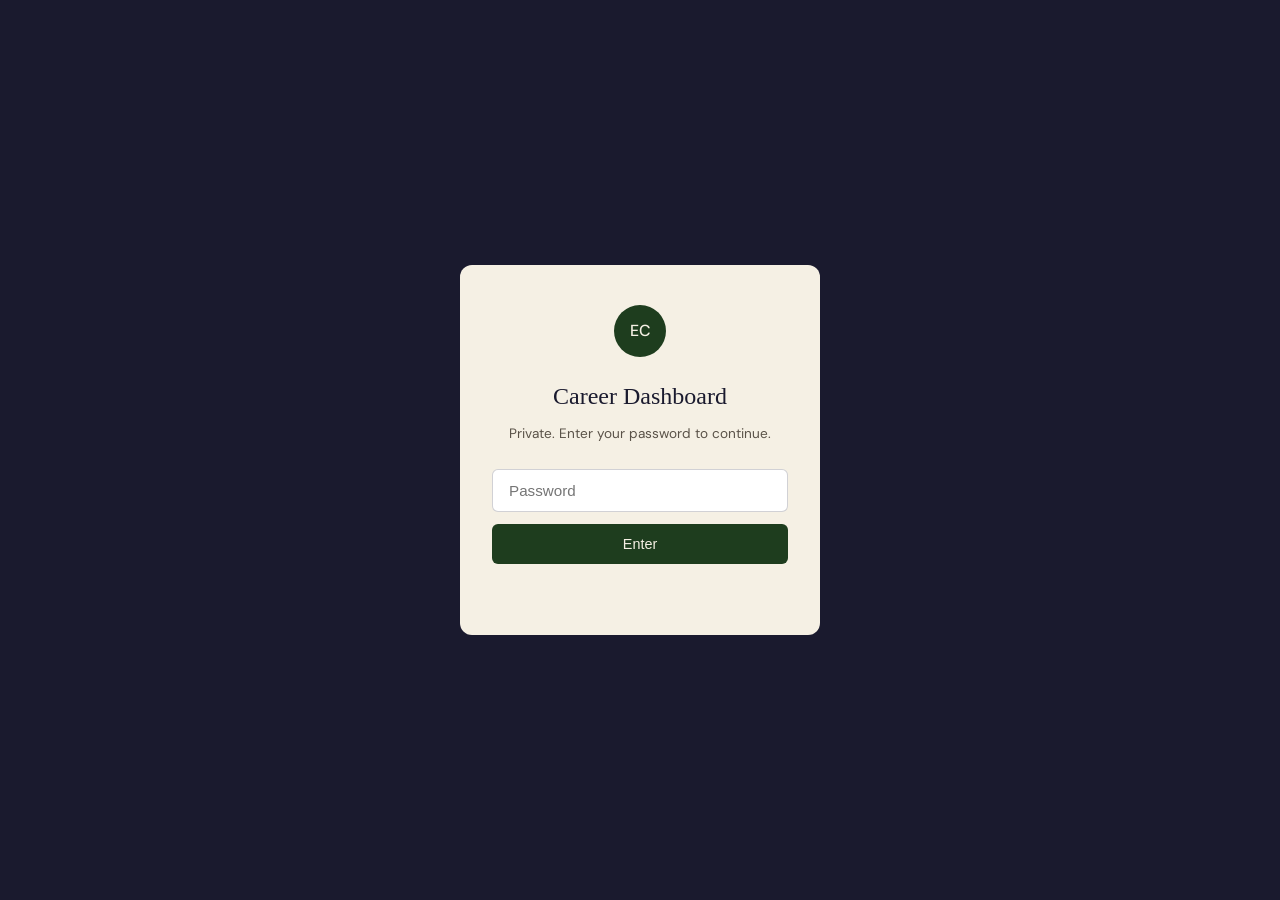
<file: dashboard/index.html>
<!DOCTYPE html>
<html lang="en">
<head>
  <meta charset="UTF-8">
  <meta name="viewport" content="width=device-width, initial-scale=1.0">
  <title>Dashboard — Eleanore Colton</title>
  <link href="https://fonts.googleapis.com/css2?family=DM+Sans:opsz,wght@9..40,300;9..40,400;9..40,500&display=swap" rel="stylesheet">
  <link rel="stylesheet" href="dashboard.css">
</head>
<body>

  <!-- PASSWORD SCREEN -->
  <div id="lock-screen">
    <div class="lock-card">
      <div class="lock-logo">EC</div>
      <h1>Career Dashboard</h1>
      <p class="lock-desc">Private. Enter your password to continue.</p>
      <input
        type="password"
        id="password-input"
        placeholder="Password"
        onkeydown="handleKey(event)"
      />
      <button onclick="checkPassword()">Enter</button>
      <p class="lock-error" id="lock-error"></p>
    </div>
  </div>

  <!-- DASHBOARD — hidden until password correct -->
  <div id="dashboard" class="hidden">

    <!-- NAV -->
    <nav class="dash-nav">
      <span class="dash-nav-logo">EC — Career Dashboard</span>
      <div class="dash-nav-links">
        <a href="#overview">Overview</a>
        <a href="#credentials">Credentials</a>
        <a href="#applications">Applications</a>
        <a href="#contacts">Contacts</a>
        <a href="#tasks">This week</a>
      </div>
      <button class="dash-logout" onclick="logout()">Lock</button>
    </nav>

    <!-- OVERVIEW -->
    <section id="overview" class="dash-section">
      <p class="dash-label">Career command center</p>
      <h2>Good to see you, Eleanore.</h2>
      <div class="metrics-grid" id="metrics-grid"></div>
    </section>

    <!-- CREDENTIALS -->
    <section id="credentials" class="dash-section alt">
      <p class="dash-label">Professional development</p>
      <h2>Credentials & continuing education</h2>
      <div class="cred-controls">
        <input type="text" id="cred-name" placeholder="Credential or course name" />
        <select id="cred-status">
          <option value="in-progress">In progress</option>
          <option value="planned">Planned</option>
          <option value="complete">Complete</option>
        </select>
        <input type="text" id="cred-org" placeholder="Issuing organization" />
        <input type="date" id="cred-date" />
        <button onclick="addCredential()">+ Add</button>
      </div>
      <div id="cred-list"></div>
    </section>

    <!-- APPLICATIONS -->
    <section id="applications" class="dash-section">
      <p class="dash-label">Job search</p>
      <h2>Applications</h2>
      <div class="cred-controls">
        <input type="text" id="app-company" placeholder="Company" />
        <input type="text" id="app-role" placeholder="Role title" />
        <select id="app-status">
          <option value="applied">Applied</option>
          <option value="in-contact">In contact</option>
          <option value="interviewing">Interviewing</option>
          <option value="no-response">No response</option>
        </select>
        <input type="date" id="app-date" />
        <input type="text" id="app-next" placeholder="Next action" />
        <button onclick="addApplication()">+ Add</button>
      </div>
      <div id="app-list"></div>
    </section>

    <!-- CONTACTS -->
    <section id="contacts" class="dash-section alt">
      <p class="dash-label">Network</p>
      <h2>Industry contacts</h2>
      <div class="cred-controls">
        <input type="text" id="con-name" placeholder="Name" />
        <input type="text" id="con-company" placeholder="Company" />
        <select id="con-status">
          <option value="warm">Warm</option>
          <option value="active">Active</option>
          <option value="stale">Follow up</option>
          <option value="target">Target</option>
        </select>
        <input type="text" id="con-next" placeholder="Next action" />
        <button onclick="addContact()">+ Add</button>
      </div>
      <div id="con-list"></div>
    </section>

    <!-- TASKS -->
    <section id="tasks" class="dash-section">
      <p class="dash-label">Weekly rhythm</p>
      <h2>This week</h2>
      <div class="task-controls">
        <input type="text" id="task-input" placeholder="Add a task..." onkeydown="handleTaskKey(event)" />
        <button onclick="addTask()">+ Add</button>
      </div>
      <div id="task-list"></div>
      <button class="clear-btn" onclick="clearCompletedTasks()">Clear completed</button>
    </section>

  </div>

  <script src="dashboard.js"></script>
</body>
</html>
</file>
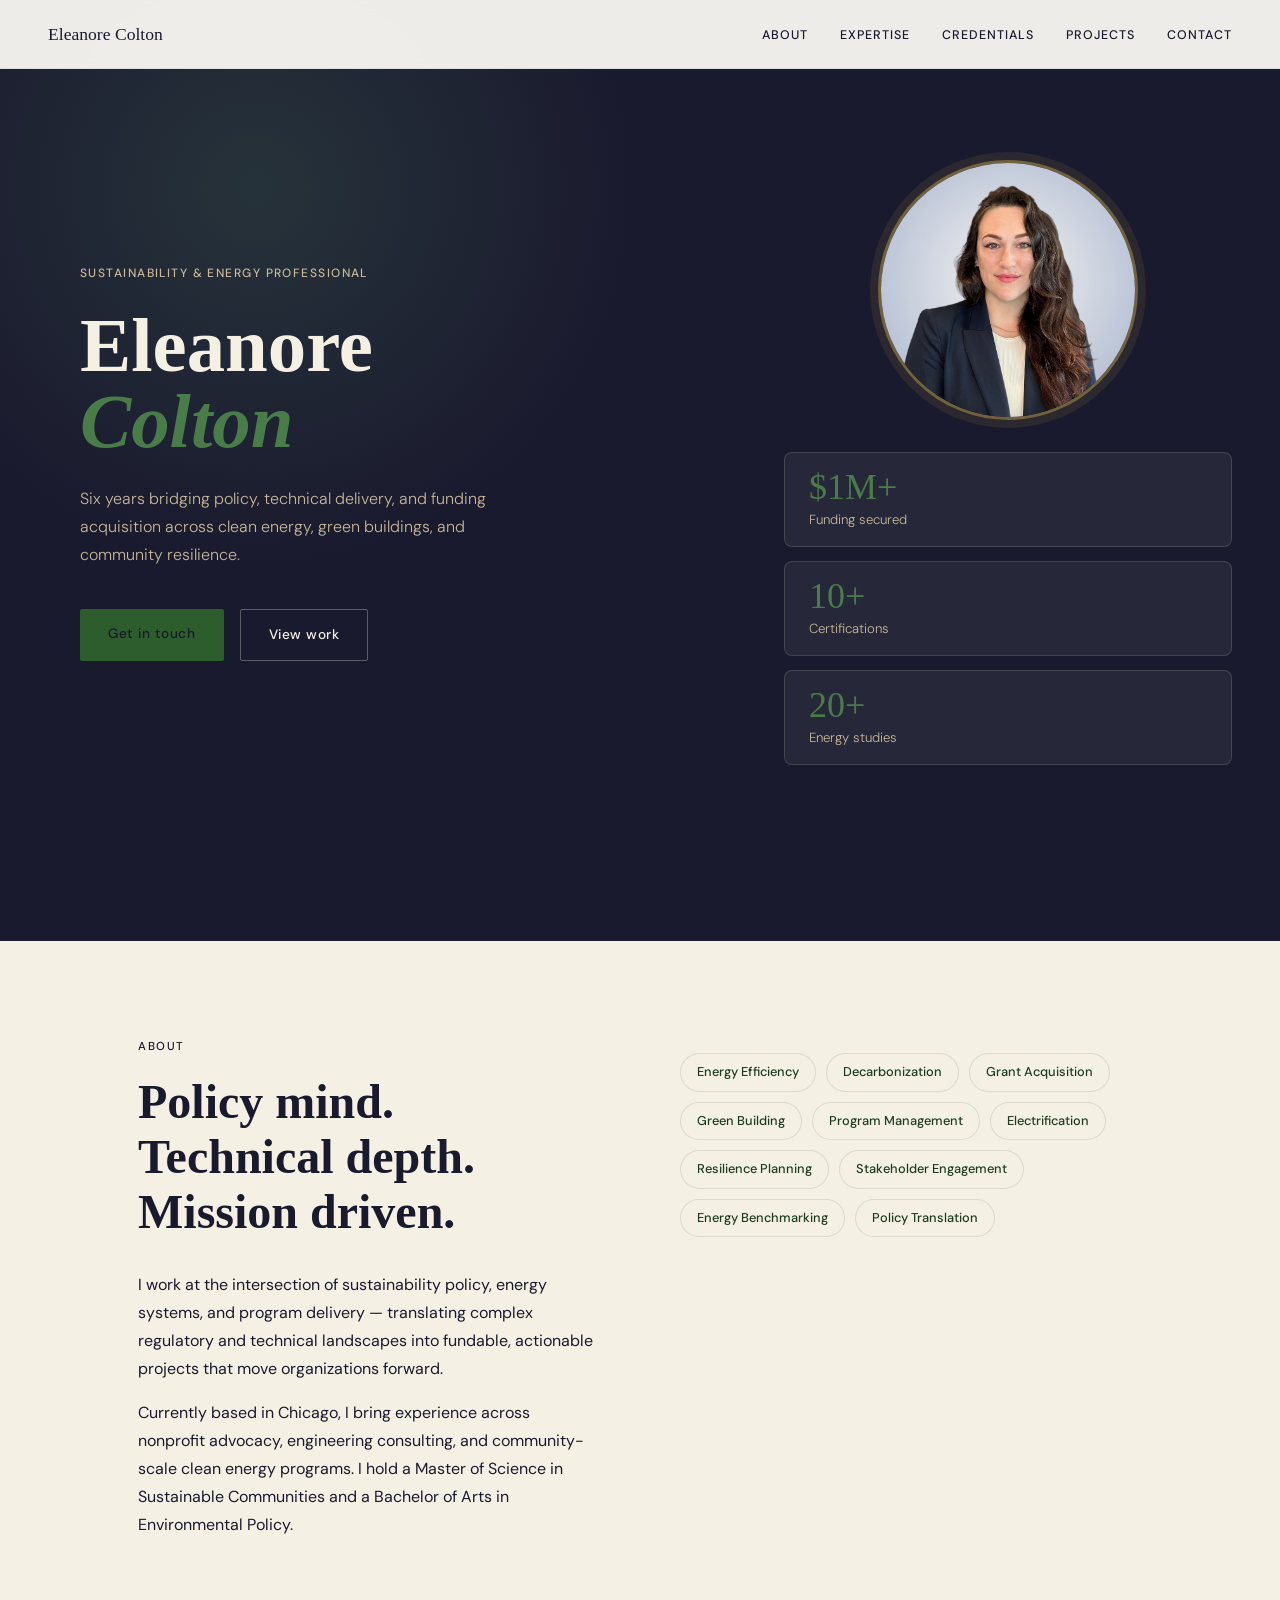
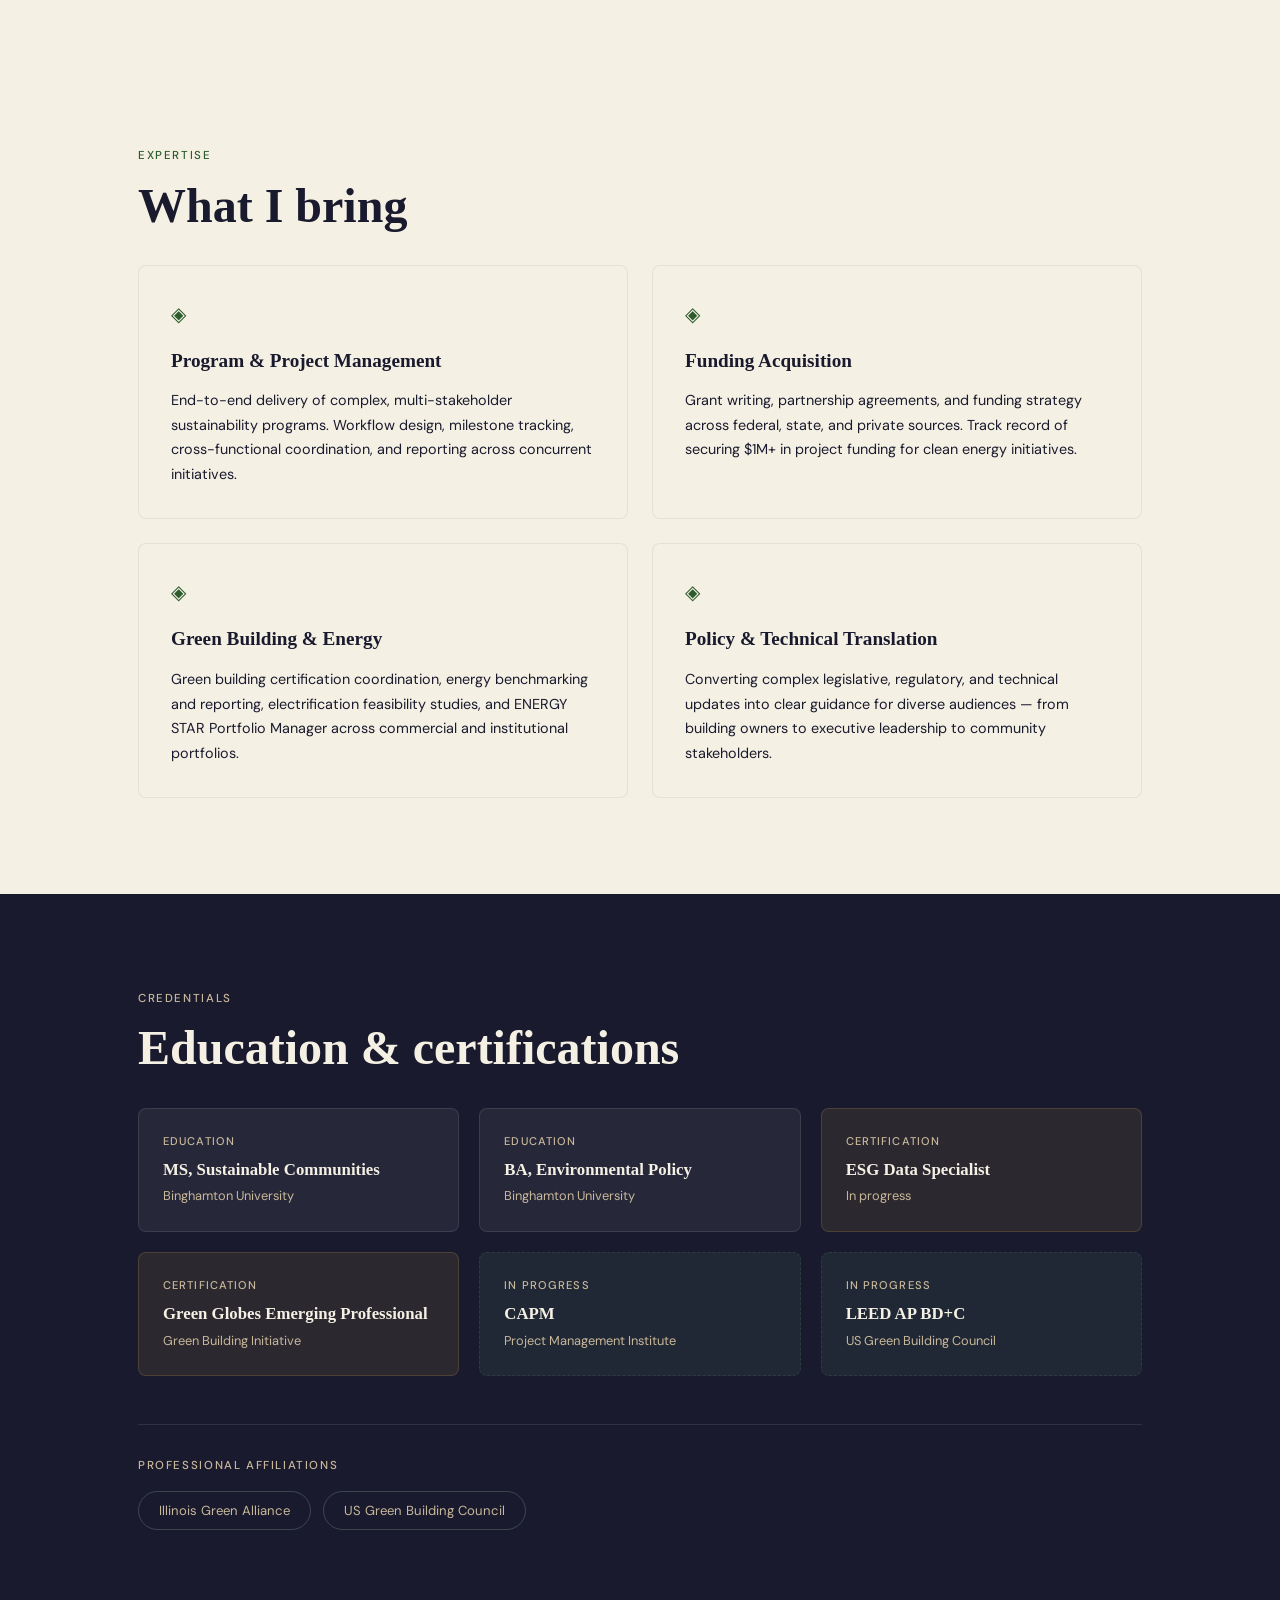
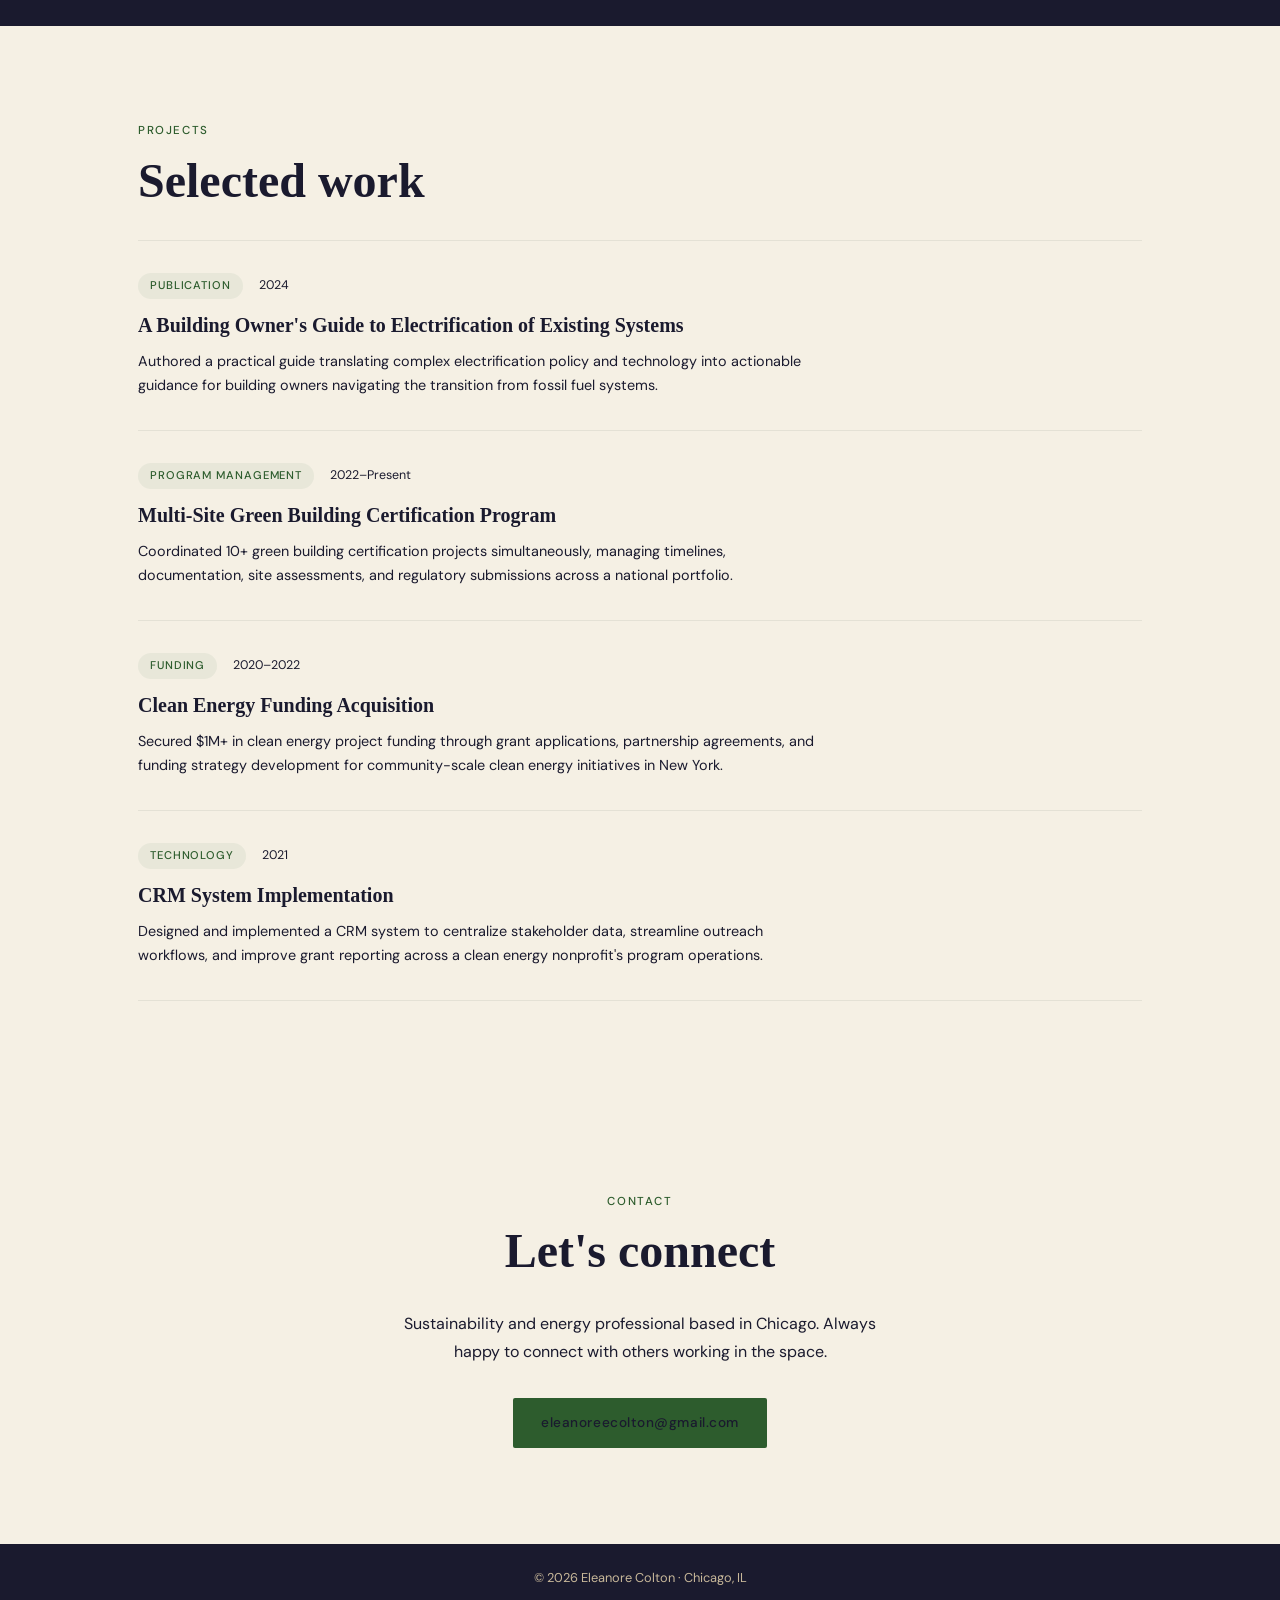
<file: public/index.html>
<!DOCTYPE html>
<html lang="en">
<head>
  <meta charset="UTF-8">
  <meta name="viewport" content="width=device-width, initial-scale=1.0">
  <title>Eleanore Colton</title>
  <link href="https://fonts.googleapis.com/css2?family=DM+Sans:opsz,wght@9..40,300;9..40,400;9..40,500&display=swap" rel="stylesheet">
  <link rel="stylesheet" href="style.css">
  </head>
<body>

  <!-- NAVIGATION -->
  <nav>
    <a href="#" class="nav-logo">Eleanore Colton</a>
    <ul class="nav-links">
      <li><a href="#about">About</a></li>
      <li><a href="#expertise">Expertise</a></li>
      <li><a href="#credentials">Credentials</a></li>
      <li><a href="#projects">Projects</a></li>
      <li><a href="#contact">Contact</a></li>
    </ul>
    <button class="nav-toggle" onclick="toggleMenu()">☰</button>
  </nav>

  <!-- HERO -->
  <section class="hero">
    <div class="hero-content">
      <p class="eyebrow">Sustainability & Energy Professional</p>
      <h1>Eleanore<br><em>Colton</em></h1>
      <p class="hero-desc">Six years bridging policy, technical delivery, and funding acquisition across clean energy, green buildings, and community resilience.</p>
      <div class="hero-actions">
        <a href="#contact" class="btn-primary">Get in touch</a>
        <a href="#projects" class="btn-secondary">View work</a>
      </div>
    </div>
    <div class="hero-visual">
      <div class="hero-photo-wrap">
        <img src="profile.jpg" alt="Eleanore Colton" class="hero-photo" />
      </div>
      <div class="hero-stats-row">
        <div class="hero-stat-card">
          <span class="stat-number">$1M+</span>
          <span class="stat-label">Funding secured</span>
        </div>
        <div class="hero-stat-card">
          <span class="stat-number">10+</span>
          <span class="stat-label">Certifications</span>
        </div>
        <div class="hero-stat-card">
          <span class="stat-number">20+</span>
          <span class="stat-label">Energy studies</span>
        </div>
      </div>
    </div>
  </section>

  <!-- ABOUT -->
  <section class="about" id="about">
    <div class="section-inner">
      <div class="about-text">
        <p class="section-label">About</p>
        <h2>Policy mind.<br>Technical depth.<br>Mission driven.</h2>
        <p>I work at the intersection of sustainability policy, energy systems, and program delivery — translating complex regulatory and technical landscapes into fundable, actionable projects that move organizations forward.</p>
        <p>Currently based in Chicago, I bring experience across nonprofit advocacy, engineering consulting, and community-scale clean energy programs. I hold a Master of Science in Sustainable Communities and a Bachelor of Arts in Environmental Policy.</p>
      </div>
      <div class="about-pills">
        <span class="pill">Energy Efficiency</span>
        <span class="pill">Decarbonization</span>
        <span class="pill">Grant Acquisition</span>
        <span class="pill">Green Building</span>
        <span class="pill">Program Management</span>
        <span class="pill">Electrification</span>
        <span class="pill">Resilience Planning</span>
        <span class="pill">Stakeholder Engagement</span>
        <span class="pill">Energy Benchmarking</span>
        <span class="pill">Policy Translation</span>
      </div>
    </div>
  </section>

  <!-- EXPERTISE -->
  <section class="expertise" id="expertise">
    <div class="section-inner">
      <p class="section-label">Expertise</p>
      <h2>What I bring</h2>
      <div class="expertise-grid">
        <div class="expertise-card">
          <div class="expertise-icon">◈</div>
          <h3>Program & Project Management</h3>
          <p>End-to-end delivery of complex, multi-stakeholder sustainability programs. Workflow design, milestone tracking, cross-functional coordination, and reporting across concurrent initiatives.</p>
        </div>
        <div class="expertise-card">
          <div class="expertise-icon">◈</div>
          <h3>Funding Acquisition</h3>
          <p>Grant writing, partnership agreements, and funding strategy across federal, state, and private sources. Track record of securing $1M+ in project funding for clean energy initiatives.</p>
        </div>
        <div class="expertise-card">
          <div class="expertise-icon">◈</div>
          <h3>Green Building & Energy</h3>
          <p>Green building certification coordination, energy benchmarking and reporting, electrification feasibility studies, and ENERGY STAR Portfolio Manager across commercial and institutional portfolios.</p>
        </div>
        <div class="expertise-card">
          <div class="expertise-icon">◈</div>
          <h3>Policy & Technical Translation</h3>
          <p>Converting complex legislative, regulatory, and technical updates into clear guidance for diverse audiences — from building owners to executive leadership to community stakeholders.</p>
        </div>
      </div>
    </div>
  </section>

  <!-- CREDENTIALS -->
  <section class="credentials" id="credentials">
    <div class="section-inner">
      <p class="section-label">Credentials</p>
      <h2>Education & certifications</h2>
      <div class="cred-grid">
        <div class="cred-card cred-education">
          <p class="cred-type">Education</p>
          <h3>MS, Sustainable Communities</h3>
          <p class="cred-org">Binghamton University</p>
        </div>
        <div class="cred-card cred-education">
          <p class="cred-type">Education</p>
          <h3>BA, Environmental Policy</h3>
          <p class="cred-org">Binghamton University</p>
        </div>
        <div class="cred-card cred-cert">
          <p class="cred-type">Certification</p>
          <h3>ESG Data Specialist</h3>
          <p class="cred-org">In progress</p>
        </div>
        <div class="cred-card cred-cert">
          <p class="cred-type">Certification</p>
          <h3>Green Globes Emerging Professional</h3>
          <p class="cred-org">Green Building Initiative</p>
        </div>
        <div class="cred-card cred-cert cred-upcoming">
          <p class="cred-type">In progress</p>
          <h3>CAPM</h3>
          <p class="cred-org">Project Management Institute</p>
        </div>
        <div class="cred-card cred-cert cred-upcoming">
          <p class="cred-type">In progress</p>
          <h3>LEED AP BD+C</h3>
          <p class="cred-org">US Green Building Council</p>
        </div>
      </div>
      <div class="affiliations">
        <p class="section-label" style="margin-bottom: 1rem;">Professional affiliations</p>
        <div class="affil-list">
          <span class="affil">Illinois Green Alliance</span>
          <span class="affil">US Green Building Council</span>
        </div>
      </div>
    </div>
  </section>

  <!-- PROJECTS -->
  <section class="projects" id="projects">
    <div class="section-inner">
      <p class="section-label">Projects</p>
      <h2>Selected work</h2>
      <div class="project-list">
        <div class="project-item">
          <div class="project-meta">
            <span class="project-tag">Publication</span>
            <span class="project-year">2024</span>
          </div>
          <h3>A Building Owner's Guide to Electrification of Existing Systems</h3>
          <p>Authored a practical guide translating complex electrification policy and technology into actionable guidance for building owners navigating the transition from fossil fuel systems.</p>
        </div>
        <div class="project-item">
          <div class="project-meta">
            <span class="project-tag">Program Management</span>
            <span class="project-year">2022–Present</span>
          </div>
          <h3>Multi-Site Green Building Certification Program</h3>
          <p>Coordinated 10+ green building certification projects simultaneously, managing timelines, documentation, site assessments, and regulatory submissions across a national portfolio.</p>
        </div>
        <div class="project-item">
          <div class="project-meta">
            <span class="project-tag">Funding</span>
            <span class="project-year">2020–2022</span>
          </div>
          <h3>Clean Energy Funding Acquisition</h3>
          <p>Secured $1M+ in clean energy project funding through grant applications, partnership agreements, and funding strategy development for community-scale clean energy initiatives in New York.</p>
        </div>
        <div class="project-item">
          <div class="project-meta">
            <span class="project-tag">Technology</span>
            <span class="project-year">2021</span>
          </div>
          <h3>CRM System Implementation</h3>
          <p>Designed and implemented a CRM system to centralize stakeholder data, streamline outreach workflows, and improve grant reporting across a clean energy nonprofit's program operations.</p>
        </div>
      </div>
    </div>
  </section>

  <!-- CONTACT -->
  <section class="contact" id="contact">
    <div class="section-inner">
      <p class="section-label">Contact</p>
      <h2>Let's connect</h2>
      <p class="contact-desc">Sustainability and energy professional based in Chicago. Always happy to connect with others working in the space.</p>
      <a href="mailto:eleanoreecolton@gmail.com" class="btn-primary">eleanoreecolton@gmail.com</a>
    </div>
  </section>

  <!-- FOOTER -->
  <footer>
    <p>© 2026 Eleanore Colton · Chicago, IL</p>
  </footer>

  <script>
    function toggleMenu() {
      document.querySelector('.nav-links').classList.toggle('open');
    }
  </script>

</body>
</html>
</file>
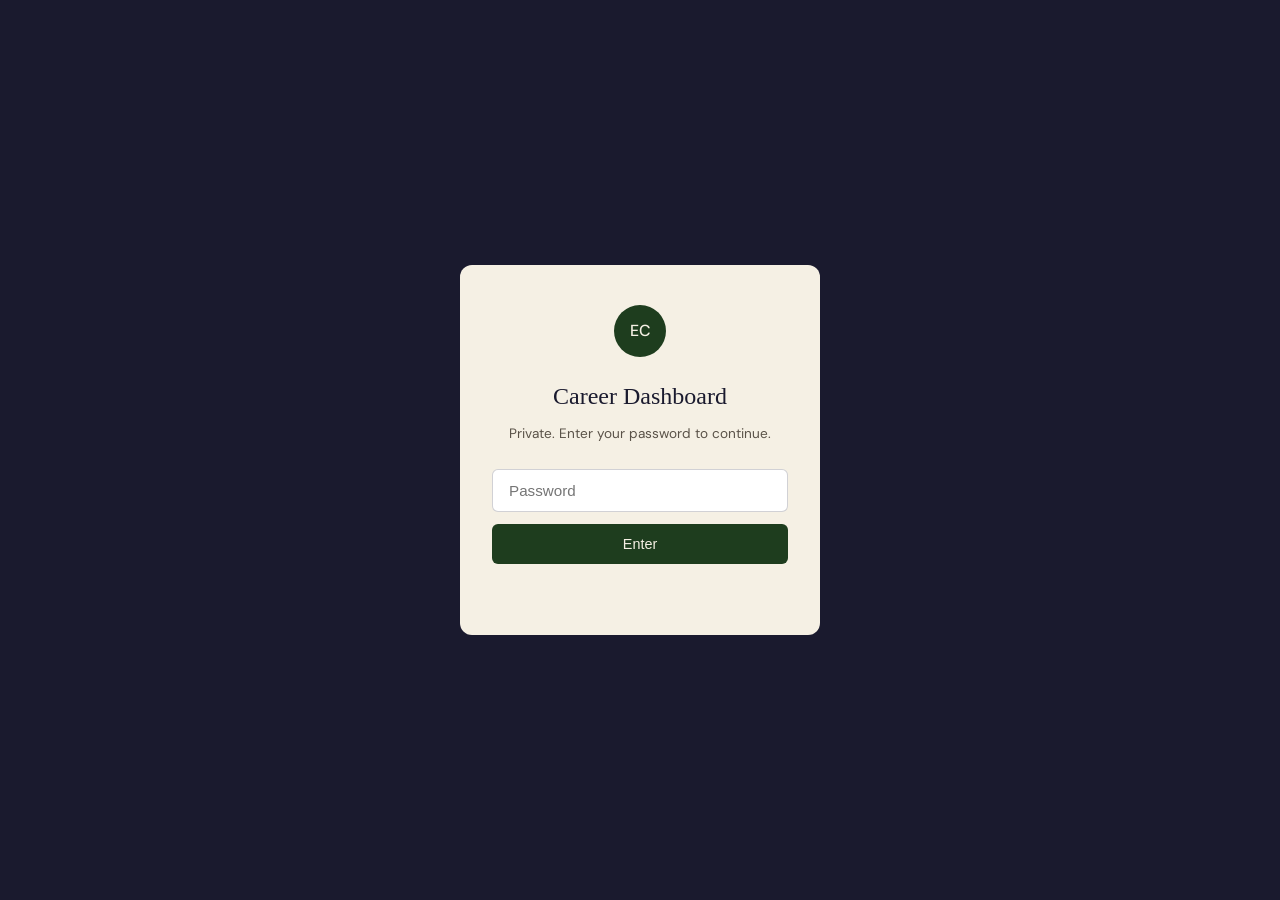
<file: public/dashboard/index.html>
<!DOCTYPE html>
<html lang="en">
<head>
  <meta charset="UTF-8">
  <meta name="viewport" content="width=device-width, initial-scale=1.0">
  <title>Dashboard — Eleanore Colton</title>
  <link href="https://fonts.googleapis.com/css2?family=DM+Sans:opsz,wght@9..40,300;9..40,400;9..40,500&display=swap" rel="stylesheet">
  <link rel="stylesheet" href="dashboard.css">
</head>
<body>

  <!-- PASSWORD SCREEN -->
  <div id="lock-screen">
    <div class="lock-card">
      <div class="lock-logo">EC</div>
      <h1>Career Dashboard</h1>
      <p class="lock-desc">Private. Enter your password to continue.</p>
      <input
        type="password"
        id="password-input"
        placeholder="Password"
        onkeydown="handleKey(event)"
      />
      <button onclick="checkPassword()">Enter</button>
      <p class="lock-error" id="lock-error"></p>
    </div>
  </div>

  <!-- DASHBOARD — hidden until password correct -->
  <div id="dashboard" class="hidden">

    <!-- NAV -->
    <nav class="dash-nav">
      <span class="dash-nav-logo">EC — Career Dashboard</span>
      <div class="dash-nav-links">
        <a href="#overview">Overview</a>
        <a href="#credentials">Credentials</a>
        <a href="#applications">Applications</a>
        <a href="#contacts">Contacts</a>
        <a href="#tools">Tools</a>
        <a href="#tasks">This week</a>
      </div>
      <button class="dash-logout" onclick="logout()">Lock</button>
    </nav>

    <!-- OVERVIEW -->
    <section id="overview" class="dash-section">
      <p class="dash-label">Career command center</p>
      <h2>Good to see you, Eleanore.</h2>
      <div class="metrics-grid" id="metrics-grid"></div>
    </section>

    <!-- CREDENTIALS -->
    <section id="credentials" class="dash-section alt">
      <p class="dash-label">Professional development</p>
      <h2>Credentials & continuing education</h2>
      <div class="cred-controls">
        <input type="text" id="cred-name" placeholder="Credential or course name" />
        <select id="cred-status">
          <option value="in-progress">In progress</option>
          <option value="planned">Planned</option>
          <option value="complete">Complete</option>
        </select>
        <input type="text" id="cred-org" placeholder="Issuing organization" />
        <input type="date" id="cred-date" />
        <button onclick="addCredential()">+ Add</button>
      </div>
      <div id="cred-list"></div>
    </section>

    <!-- APPLICATIONS -->
    <section id="applications" class="dash-section">
      <p class="dash-label">Job search</p>
      <h2>Applications</h2>
      <div class="cred-controls">
        <input type="text" id="app-company" placeholder="Company" />
        <input type="text" id="app-role" placeholder="Role title" />
        <select id="app-status">
          <option value="applied">Applied</option>
          <option value="in-contact">In contact</option>
          <option value="interviewing">Interviewing</option>
          <option value="no-response">No response</option>
        </select>
        <input type="date" id="app-date" />
        <input type="text" id="app-next" placeholder="Next action" />
        <button onclick="addApplication()">+ Add</button>
      </div>
      <div id="app-list"></div>
    </section>

    <!-- CONTACTS -->
    <section id="contacts" class="dash-section alt">
      <p class="dash-label">Network</p>
      <h2>Industry contacts</h2>
      <div class="cred-controls">
        <input type="text" id="con-name" placeholder="Name" />
        <input type="text" id="con-company" placeholder="Company" />
        <select id="con-status">
          <option value="warm">Warm</option>
          <option value="active">Active</option>
          <option value="stale">Follow up</option>
          <option value="target">Target</option>
        </select>
        <input type="text" id="con-next" placeholder="Next action" />
        <button onclick="addContact()">+ Add</button>
      </div>
      <div id="con-list"></div>
    </section>
<!-- APPLICATION TOOLS -->
<section id="tools" class="dash-section alt">
  <p class="dash-label">Application tools</p>
  <h2>Career document studio</h2>

  <!-- TAB NAV -->
  <div class="tools-tabs">
    <button class="tools-tab active" onclick="switchTab('vault')">Document vault</button>
    <button class="tools-tab" onclick="switchTab('jd')">JD analyzer</button>
    <button class="tools-tab" onclick="switchTab('gap')">Gap highlighter</button>
    <button class="tools-tab" onclick="switchTab('bullets')">Bullet workshop</button>
  </div>

  <!-- VAULT -->
  <div class="tools-panel active" id="tab-vault">
    <p class="tools-desc">Upload your own resumes, cover letters, and writing samples. Everything stays in your browser — nothing is sent anywhere.</p>
    <div class="vault-upload">
      <input type="text" id="vault-doc-name" placeholder="Document name (e.g. Resume — PM Track)" />
      <select id="vault-doc-type">
        <option value="resume">Resume</option>
        <option value="cover">Cover letter</option>
        <option value="writing">Writing sample</option>
        <option value="other">Other</option>
      </select>
      <textarea id="vault-doc-content" placeholder="Paste document text here..." rows="6"></textarea>
      <button onclick="addVaultDoc()">+ Save document</button>
    </div>
    <div id="vault-list"></div>
  </div>

  <!-- JD ANALYZER -->
  <div class="tools-panel" id="tab-jd">
    <p class="tools-desc">Paste a job description and get a structured breakdown of requirements, keywords, and qualifications to guide your application.</p>
    <div class="jd-controls">
      <input type="text" id="jd-title" placeholder="Role title (e.g. Research & Policy Analyst — Earthjustice)" />
      <textarea id="jd-content" placeholder="Paste the full job description here..." rows="8"></textarea>
      <button onclick="analyzeJD()">Analyze JD</button>
    </div>
    <div id="jd-results"></div>
    <div id="saved-jds-list"></div>
  </div>

  <!-- GAP HIGHLIGHTER -->
  <div class="tools-panel" id="tab-gap">
    <p class="tools-desc">Select a resume and a job description to see where the gaps are and which of your bullets to bring forward.</p>
    <div class="gap-controls">
      <div class="gap-selects">
        <div class="gap-select-group">
          <label>Select resume</label>
          <select id="gap-resume-select">
            <option value="">-- Choose a resume --</option>
          </select>
        </div>
        <div class="gap-select-group">
          <label>Select job description</label>
          <select id="gap-jd-select">
            <option value="">-- Choose a JD --</option>
          </select>
        </div>
      </div>
      <button onclick="runGapAnalysis()">Highlight gaps</button>
    </div>
    <div id="gap-results"></div>
  </div>

  <!-- BULLET WORKSHOP -->
  <div class="tools-panel" id="tab-bullets">
    <p class="tools-desc">Select a bullet from your resume and a target role. Get 2–3 alternative phrasings optimized for that JD. You decide what to keep.</p>
    <div class="bullet-controls">
      <div class="gap-select-group">
        <label>Select job description</label>
        <select id="bullet-jd-select">
          <option value="">-- Choose a JD --</option>
        </select>
      </div>
      <textarea id="bullet-input" placeholder="Paste a bullet point from your resume here..." rows="3"></textarea>
      <textarea id="bullet-context" placeholder="Optional: paste 1-2 sentences of context about this bullet (what project, what outcome)..." rows="3"></textarea>
      <button onclick="runBulletWorkshop()">Generate alternatives</button>
    </div>
    <div id="bullet-results"></div>
    <p class="tools-note">Note: This feature uses the Claude API. Your bullet and the job description are sent to Anthropic to generate suggestions. No other personal data is included.</p>
  </div>

</section>
    <!-- TASKS -->
    <section id="tasks" class="dash-section">
      <p class="dash-label">Weekly rhythm</p>
      <h2>This week</h2>
      <div class="task-controls">
        <input type="text" id="task-input" placeholder="Add a task..." onkeydown="handleTaskKey(event)" />
        <button onclick="addTask()">+ Add</button>
      </div>
      <div id="task-list"></div>
      <button class="clear-btn" onclick="clearCompletedTasks()">Clear completed</button>
    </section>

  </div>

  <script src="dashboard.js"></script>
</body>
</html>
</file>
<file: dashboard/dashboard.css>
* { margin: 0; padding: 0; box-sizing: border-box; }
html { scroll-behavior: smooth; }

body {
  font-family: 'DM Sans', sans-serif;
  background: #f5f0e4;
  color: #1a1a2e;
  font-size: 15px;
  line-height: 1.6;
}

.hidden { display: none !important; }

/* LOCK SCREEN */
#lock-screen {
  min-height: 100vh;
  display: flex;
  align-items: center;
  justify-content: center;
  background: #1a1a2e;
}

.lock-card {
  background: #f5f0e4;
  border-radius: 12px;
  padding: 2.5rem 2rem;
  width: 100%;
  max-width: 360px;
  text-align: center;
}

.lock-logo {
  width: 52px;
  height: 52px;
  border-radius: 50%;
  background: #1e3d1e;
  color: #f5f0e4;
  font-size: 1rem;
  font-weight: 500;
  display: flex;
  align-items: center;
  justify-content: center;
  margin: 0 auto 1.25rem;
}

.lock-card h1 {
  font-family: 'Palatino Linotype', Palatino, Georgia, serif;
  font-size: 1.5rem;
  font-weight: 400;
  color: #1a1a2e;
  margin-bottom: 0.5rem;
}

.lock-desc {
  font-size: 0.85rem;
  color: #5a5248;
  margin-bottom: 1.5rem;
}

.lock-card input {
  width: 100%;
  padding: 0.75rem 1rem;
  border: 1px solid rgba(26,26,46,0.2);
  border-radius: 6px;
  font-size: 0.95rem;
  background: white;
  margin-bottom: 0.75rem;
  color: #1a1a2e;
}

.lock-card button {
  width: 100%;
  padding: 0.75rem;
  background: #1e3d1e;
  color: #f5f0e4;
  border: none;
  border-radius: 6px;
  font-size: 0.9rem;
  font-weight: 500;
  cursor: pointer;
  transition: background 0.2s;
}

.lock-card button:hover { background: #2d5c2d; }

.lock-error {
  font-size: 0.8rem;
  color: #c4622d;
  margin-top: 0.75rem;
  min-height: 1.2rem;
}

/* NAV */
.dash-nav {
  position: sticky;
  top: 0;
  z-index: 100;
  display: flex;
  align-items: center;
  justify-content: space-between;
  padding: 1rem 2.5rem;
  background: rgba(245,240,228,0.96);
  backdrop-filter: blur(8px);
  border-bottom: 1px solid rgba(26,26,46,0.08);
  flex-wrap: wrap;
  gap: 0.5rem;
}

.dash-nav-logo {
  font-family: 'Palatino Linotype', Palatino, Georgia, serif;
  font-size: 1rem;
  color: #1a1a2e;
}

.dash-nav-links {
  display: flex;
  gap: 1.5rem;
}

.dash-nav-links a {
  font-size: 0.78rem;
  font-weight: 500;
  letter-spacing: 0.07em;
  text-transform: uppercase;
  color: #5a5248;
  text-decoration: none;
  transition: color 0.2s;
}

.dash-nav-links a:hover { color: #1a1a2e; }

.dash-logout {
  font-size: 0.78rem;
  padding: 0.4rem 1rem;
  border: 1px solid rgba(26,26,46,0.2);
  border-radius: 4px;
  background: none;
  color: #5a5248;
  cursor: pointer;
  transition: all 0.2s;
}

.dash-logout:hover { background: rgba(26,26,46,0.06); }

/* SECTIONS */
.dash-section {
  max-width: 1000px;
  margin: 0 auto;
  padding: 3.5rem 2rem;
}

.dash-section.alt { background: rgba(26,26,46,0.03); }

.dash-label {
  font-size: 0.72rem;
  font-weight: 500;
  letter-spacing: 0.12em;
  text-transform: uppercase;
  color: #c8b89a;
  margin-bottom: 0.5rem;
}

.dash-section h2 {
  font-family: 'Palatino Linotype', Palatino, Georgia, serif;
  font-size: 1.75rem;
  font-weight: 400;
  color: #1e3d1e;
  margin-bottom: 1.75rem;
}

/* METRICS */
.metrics-grid {
  display: grid;
  grid-template-columns: repeat(auto-fit, minmax(140px, 1fr));
  gap: 1rem;
}

.metric-card {
  background: white;
  border-radius: 8px;
  padding: 1.25rem 1rem;
  border: 1px solid rgba(26,26,46,0.08);
}

.metric-value {
  font-family: 'Palatino Linotype', Palatino, Georgia, serif;
  font-size: 2.25rem;
  font-weight: 400;
  color: #1e3d1e;
  line-height: 1;
  margin-bottom: 0.375rem;
}

.metric-label {
  font-size: 0.78rem;
  color: #5a5248;
}

/* CONTROLS */
.cred-controls {
  display: flex;
  flex-wrap: wrap;
  gap: 0.625rem;
  margin-bottom: 1.25rem;
}

.cred-controls input,
.cred-controls select {
  padding: 0.6rem 0.875rem;
  border: 1px solid rgba(26,26,46,0.15);
  border-radius: 6px;
  font-size: 0.875rem;
  background: white;
  color: #1a1a2e;
  flex: 1;
  min-width: 140px;
}

.cred-controls button {
  padding: 0.6rem 1.25rem;
  background: #1e3d1e;
  color: #f5f0e4;
  border: none;
  border-radius: 6px;
  font-size: 0.875rem;
  font-weight: 500;
  cursor: pointer;
  white-space: nowrap;
  transition: background 0.2s;
}

.cred-controls button:hover { background: #2d5c2d; }

/* LIST ITEMS */
.list-item {
  display: flex;
  align-items: center;
  justify-content: space-between;
  padding: 1rem 1.125rem;
  background: white;
  border-radius: 8px;
  border: 1px solid rgba(26,26,46,0.07);
  margin-bottom: 0.625rem;
  gap: 1rem;
  transition: border-color 0.2s;
}

.list-item:hover { border-color: rgba(26,26,46,0.18); }

.list-item-main { flex: 1; min-width: 0; }

.list-item-title {
  font-weight: 500;
  font-size: 0.925rem;
  color: #1a1a2e;
  margin-bottom: 0.2rem;
}

.list-item-sub {
  font-size: 0.8rem;
  color: #5a5248;
}

.list-item-right {
  display: flex;
  align-items: center;
  gap: 0.625rem;
  flex-shrink: 0;
}

/* BADGES */
.badge {
  display: inline-block;
  font-size: 0.72rem;
  font-weight: 500;
  padding: 0.25rem 0.75rem;
  border-radius: 999px;
  white-space: nowrap;
}

.badge-green { background: #e8f4ec; color: #1e5c2a; }
.badge-amber { background: #fef3e2; color: #8a5a00; }
.badge-gray { background: #f0ede8; color: #5a5248; }
.badge-blue { background: #e8eef8; color: #1a3a6e; }
.badge-red { background: #fceee8; color: #8a2a1a; }

.icon-btn {
  background: none;
  border: none;
  color: #c8b89a;
  cursor: pointer;
  font-size: 0.8rem;
  padding: 0.25rem;
  border-radius: 4px;
  transition: color 0.2s;
}

.icon-btn:hover { color: #c4622d; }

/* TASKS */
.task-controls {
  display: flex;
  gap: 0.625rem;
  margin-bottom: 1rem;
}

.task-controls input {
  flex: 1;
  padding: 0.6rem 0.875rem;
  border: 1px solid rgba(26,26,46,0.15);
  border-radius: 6px;
  font-size: 0.875rem;
  background: white;
  color: #1a1a2e;
}

.task-controls button {
  padding: 0.6rem 1.25rem;
  background: #1e3d1e;
  color: #f5f0e4;
  border: none;
  border-radius: 6px;
  font-size: 0.875rem;
  font-weight: 500;
  cursor: pointer;
  transition: background 0.2s;
}

.task-controls button:hover { background: #2d5c2d; }

.task-item {
  display: flex;
  align-items: center;
  gap: 0.875rem;
  padding: 0.875rem 1.125rem;
  background: white;
  border-radius: 8px;
  border: 1px solid rgba(26,26,46,0.07);
  margin-bottom: 0.5rem;
  cursor: pointer;
  transition: all 0.2s;
}

.task-item:hover { border-color: rgba(26,26,46,0.18); }

.task-done { opacity: 0.5; }
.task-done .task-text { text-decoration: line-through; }

.task-check {
  width: 20px;
  height: 20px;
  border-radius: 4px;
  border: 1.5px solid rgba(26,26,46,0.2);
  display: flex;
  align-items: center;
  justify-content: center;
  font-size: 0.7rem;
  color: #1e3d1e;
  flex-shrink: 0;
  background: white;
}

.task-done .task-check {
  background: #1e3d1e;
  border-color: #1e3d1e;
  color: #f5f0e4;
}

.task-text { flex: 1; font-size: 0.9rem; }

.clear-btn {
  margin-top: 0.75rem;
  padding: 0.5rem 1rem;
  background: none;
  border: 1px solid rgba(26,26,46,0.15);
  border-radius: 6px;
  font-size: 0.8rem;
  color: #5a5248;
  cursor: pointer;
  transition: all 0.2s;
}

.clear-btn:hover { background: rgba(26,26,46,0.05); }

.empty-state {
  font-size: 0.875rem;
  color: #c8b89a;
  padding: 1.5rem 0;
  text-align: center;
}

/* RESPONSIVE */
@media (max-width: 600px) {
  .dash-nav { padding: 1rem 1.25rem; }
  .dash-nav-links { display: none; }
  .dash-section { padding: 2.5rem 1.25rem; }
  .metrics-grid { grid-template-columns: repeat(2, 1fr); }
  .cred-controls { flex-direction: column; }
}
</file>
<file: public/style.css>
/* =====================
   BASE & RESET
===================== */
* { margin: 0; padding: 0; box-sizing: border-box; }
html { scroll-behavior: smooth; }

body {
  font-family: 'DM Sans', sans-serif;
  background: #faf8f4;
  color: #1c1c1c;
  overflow-x: hidden;
  font-size: 16px;
  line-height: 1.6;
}

:root {
  --forest: #1a1a2e;
  --moss: #1e3d1e;
  --sage: #2d5c2d;
  --mist: #c8b89a;
  --cream: #f5f0e4;
  --warm-white: #f5f0e4;
  --charcoal: #1a1a2e;
  --mid: #1a1a2e;
  --accent: #2d5c2d;
  --accent-light: #4a7c4a;
}

/* =====================
   NAVIGATION
===================== */
nav {
  position: fixed;
  top: 0; left: 0; right: 0;
  z-index: 100;
  display: flex;
  justify-content: space-between;
  align-items: center;
  padding: 1.25rem 3rem;
  background: rgba(250, 248, 244, 0.95);
  backdrop-filter: blur(8px);
  border-bottom: 1px solid rgba(26, 58, 42, 0.08);
}

.nav-logo {
  font-family: 'Palatino Linotype', Palatino, Georgia, serif;
  font-size: 1.1rem;
  color: var(--forest);
  text-decoration: none;
}

.nav-links {
  display: flex;
  gap: 2rem;
  list-style: none;
}

.nav-links a {
  font-size: 0.78rem;
  font-weight: 500;
  letter-spacing: 0.08em;
  text-transform: uppercase;
  color: var(--mid);
  text-decoration: none;
  transition: color 0.2s;
}

.nav-links a:hover { color: var(--forest); }

.nav-toggle {
  display: none;
  background: none;
  border: none;
  font-size: 1.4rem;
  cursor: pointer;
  color: var(--forest);
}

/* =====================
   HERO
===================== */
.hero {
  min-height: 100vh;
  display: grid;
  grid-template-columns: 1.2fr 0.8fr;
  padding-top: 5rem;
  background: var(--forest);
  position: relative;
  overflow: hidden;
}

.hero::before {
  content: '';
  position: absolute;
  top: -20%; left: -10%;
  width: 60%; height: 80%;
  background: radial-gradient(circle, rgba(74,124,95,0.25) 0%, transparent 70%);
  pointer-events: none;
}

.hero-content {
  display: flex;
  flex-direction: column;
  justify-content: center;
  padding: 5rem 4rem 5rem 5rem;
  position: relative;
  z-index: 1;
}

.eyebrow {
  font-size: 0.75rem;
  font-weight: 500;
  letter-spacing: 0.12em;
  text-transform: uppercase;
  color: var(--mist);
  margin-bottom: 1.5rem;
  opacity: 0;
  animation: fadeUp 0.8s ease 0.2s forwards;
}

.hero h1 {
  font-family: 'Palatino Linotype', Palatino, Georgia, serif;
  font-size: clamp(3.5rem, 6vw, 6rem);
  line-height: 1.0;
  color: var(--cream);
  margin-bottom: 1.5rem;
  opacity: 0;
  animation: fadeUp 0.8s ease 0.4s forwards;
}

.hero h1 em {
  font-style: italic;
  color: var(--accent-light);
}

.hero-desc {
  font-size: 1rem;
  line-height: 1.75;
  color: var(--mist);
  max-width: 440px;
  margin-bottom: 2.5rem;
  font-weight: 300;
  opacity: 0;
  animation: fadeUp 0.8s ease 0.6s forwards;
}

.hero-actions {
  display: flex;
  gap: 1rem;
  flex-wrap: wrap;
  opacity: 0;
  animation: fadeUp 0.8s ease 0.8s forwards;
}

.hero-visual {
  display: flex;
  flex-direction: column;
  justify-content: center;
  align-items: center;
  gap: 2rem;
  padding: 5rem 3rem 5rem 1rem;
  opacity: 0;
  animation: fadeUp 0.8s ease 1s forwards;
}

.hero-photo-wrap {
  width: 260px;
  height: 260px;
  border-radius: 50%;
  overflow: hidden;
  border: 3px solid rgba(200, 168, 75, 0.5);
  box-shadow: 0 0 0 8px rgba(200, 168, 75, 0.1);
  flex-shrink: 0;
}

.hero-photo {
  width: 100%;
  height: 100%;
  object-fit: cover;
  object-position: center top;
}

.hero-stats-row {
  display: flex;
  flex-direction: column;
  gap: 0.875rem;
  width: 100%;
}

.hero-stat-card {
  background: rgba(255,255,255,0.06);
  border: 1px solid rgba(168, 196, 176, 0.2);
  border-radius: 8px;
  padding: 1rem 1.5rem;
  display: flex;
  flex-direction: column;
  gap: 0.25rem;
}

.stat-number {
  font-family: 'Palatino Linotype', Palatino, Georgia, serif;
  font-size: 2.25rem;
  color: var(--accent-light);
  line-height: 1;
}

.stat-label {
  font-size: 0.825rem;
  color: var(--mist);
  font-weight: 300;
}

/* =====================
   BUTTONS
===================== */
.btn-primary {
  display: inline-block;
  padding: 0.875rem 1.75rem;
  background: var(--accent);
  color: var(--forest);
  font-weight: 500;
  font-size: 0.85rem;
  letter-spacing: 0.04em;
  text-decoration: none;
  border-radius: 2px;
  transition: all 0.2s;
  border: none;
  cursor: pointer;
}

.btn-primary:hover {
  background: var(--accent-light);
  transform: translateY(-1px);
}

.btn-secondary {
  display: inline-block;
  padding: 0.875rem 1.75rem;
  background: transparent;
  color: var(--cream);
  font-weight: 500;
  font-size: 0.85rem;
  letter-spacing: 0.04em;
  text-decoration: none;
  border-radius: 2px;
  border: 1px solid rgba(245,240,232,0.3);
  transition: all 0.2s;
}

.btn-secondary:hover {
  border-color: var(--cream);
  background: rgba(245,240,232,0.08);
}

/* =====================
   SECTIONS — SHARED
===================== */
section { padding: 6rem 0; }

.section-inner {
  max-width: 1100px;
  margin: 0 auto;
  padding: 0 3rem;
}

.section-label {
  font-size: 0.72rem;
  font-weight: 500;
  letter-spacing: 0.14em;
  text-transform: uppercase;
  color: var(--sage);
  margin-bottom: 0.75rem;
}

h2 {
  font-family: 'Palatino Linotype', Palatino, Georgia, serif;
  font-size: clamp(2rem, 4vw, 3rem);
  line-height: 1.15;
  color: var(--forest);
  margin-bottom: 2rem;
}

/* =====================
   ABOUT
===================== */
.about { background: var(--warm-white); }

.section-inner.about-inner,
.about .section-inner {
  display: grid;
  grid-template-columns: 1fr 1fr;
  gap: 5rem;
  align-items: start;
}

.about-text p {
  color: var(--mid);
  margin-bottom: 1rem;
  line-height: 1.75;
}

.about-pills {
  display: flex;
  flex-wrap: wrap;
  gap: 0.625rem;
  padding-top: 1rem;
}

.pill {
  padding: 0.5rem 1rem;
  background: var(--cream);
  border: 1px solid rgba(26,58,42,0.12);
  border-radius: 999px;
  font-size: 0.8rem;
  color: var(--moss);
  font-weight: 500;
}

/* =====================
   EXPERTISE
===================== */
.expertise { background: var(--cream); }

.expertise-grid {
  display: grid;
  grid-template-columns: repeat(2, 1fr);
  gap: 1.5rem;
  margin-top: 1rem;
}

.expertise-card {
  background: var(--warm-white);
  border: 1px solid rgba(26,58,42,0.08);
  border-radius: 8px;
  padding: 2rem;
  transition: transform 0.2s, box-shadow 0.2s;
}

.expertise-card:hover {
  transform: translateY(-3px);
  box-shadow: 0 8px 24px rgba(26,58,42,0.08);
}

.expertise-icon {
  font-size: 1.25rem;
  color: var(--sage);
  margin-bottom: 1rem;
}

.expertise-card h3 {
  font-family: 'Palatino Linotype', Palatino, Georgia, serif;
  font-size: 1.2rem;
  color: var(--forest);
  margin-bottom: 0.75rem;
}

.expertise-card p {
  font-size: 0.9rem;
  color: var(--mid);
  line-height: 1.7;
}

/* =====================
   CREDENTIALS
===================== */
.credentials { background: var(--forest); }

.credentials .section-label { color: var(--mist); }
.credentials h2 { color: var(--cream); }

.cred-grid {
  display: grid;
  grid-template-columns: repeat(3, 1fr);
  gap: 1.25rem;
  margin-bottom: 3rem;
}

.cred-card {
  border-radius: 8px;
  padding: 1.5rem;
  border: 1px solid rgba(168,196,176,0.15);
}

.cred-education {
  background: rgba(255,255,255,0.06);
}

.cred-cert {
  background: rgba(200,168,75,0.1);
  border-color: rgba(200,168,75,0.2);
}

.cred-upcoming {
  background: rgba(74,124,95,0.15);
  border-color: rgba(74,124,95,0.25);
  border-style: dashed;
}

.cred-type {
  font-size: 0.7rem;
  font-weight: 500;
  letter-spacing: 0.1em;
  text-transform: uppercase;
  color: var(--mist);
  margin-bottom: 0.5rem;
}

.cred-card h3 {
  font-family: 'Palatino Linotype', Palatino, Georgia, serif;
  font-size: 1.05rem;
  color: var(--cream);
  margin-bottom: 0.375rem;
  line-height: 1.3;
}

.cred-org {
  font-size: 0.8rem;
  color: var(--mist);
}

.affiliations { border-top: 1px solid rgba(168,196,176,0.15); padding-top: 2rem; }

.affil-list {
  display: flex;
  flex-wrap: wrap;
  gap: 0.75rem;
}

.affil {
  padding: 0.5rem 1.25rem;
  border: 1px solid rgba(168,196,176,0.25);
  border-radius: 999px;
  font-size: 0.82rem;
  color: var(--mist);
}

/* =====================
   PROJECTS
===================== */
.projects { background: var(--warm-white); }

.project-list {
  display: flex;
  flex-direction: column;
  gap: 0;
}

.project-item {
  padding: 2rem 0;
  border-bottom: 1px solid rgba(26,58,42,0.08);
  transition: padding-left 0.2s;
}

.project-item:hover { padding-left: 0.5rem; }
.project-item:first-child { border-top: 1px solid rgba(26,58,42,0.08); }

.project-meta {
  display: flex;
  gap: 1rem;
  align-items: center;
  margin-bottom: 0.625rem;
}

.project-tag {
  font-size: 0.7rem;
  font-weight: 500;
  letter-spacing: 0.08em;
  text-transform: uppercase;
  color: var(--sage);
  background: rgba(74,124,95,0.08);
  padding: 0.25rem 0.75rem;
  border-radius: 999px;
}

.project-year {
  font-size: 0.78rem;
  color: var(--mid);
}

.project-item h3 {
  font-family: 'Palatino Linotype', Palatino, Georgia, serif;
  font-size: 1.25rem;
  color: var(--forest);
  margin-bottom: 0.5rem;
}

.project-item p {
  font-size: 0.9rem;
  color: var(--mid);
  line-height: 1.7;
  max-width: 680px;
}

/* =====================
   CONTACT
===================== */
.contact {
  background: var(--cream);
  text-align: center;
}

.contact-desc {
  color: var(--mid);
  max-width: 480px;
  margin: 0 auto 2rem;
  line-height: 1.75;
}

/* =====================
   FOOTER
===================== */
footer {
  background: var(--forest);
  padding: 1.5rem 3rem;
  text-align: center;
  font-size: 0.8rem;
  color: var(--mist);
}

/* =====================
   ANIMATIONS
===================== */
@keyframes fadeUp {
  from { opacity: 0; transform: translateY(16px); }
  to { opacity: 1; transform: translateY(0); }
}

/* =====================
   RESPONSIVE — TABLET
===================== */
@media (max-width: 900px) {
  nav { padding: 1rem 1.5rem; }

  .hero {
    grid-template-columns: 1fr;
    min-height: auto;
  }

  .hero-content { padding: 7rem 2rem 2rem; }
  .hero-visual {
    flex-direction: row;
    flex-wrap: wrap;
    padding: 1.5rem 2rem 4rem;
    gap: 1rem;
  }

  .hero-stat-card { flex: 1; min-width: 140px; }

  .about .section-inner {
    grid-template-columns: 1fr;
    gap: 2.5rem;
  }

  .expertise-grid { grid-template-columns: 1fr; }

  .cred-grid { grid-template-columns: repeat(2, 1fr); }

  .section-inner { padding: 0 1.5rem; }
}

/* =====================
   RESPONSIVE — MOBILE
===================== */
@media (max-width: 600px) {
  .nav-links {
    display: none;
    position: absolute;
    top: 100%; left: 0; right: 0;
    flex-direction: column;
    background: rgba(250,248,244,0.98);
    padding: 1.5rem;
    gap: 1.25rem;
    border-bottom: 1px solid rgba(26,58,42,0.08);
  }

  .nav-links.open { display: flex; }
  .nav-toggle { display: block; }

  .hero-content { padding: 6rem 1.5rem 2rem; }
  .hero-visual { padding: 1rem 1.5rem 3rem; }

  .hero-stat-card { min-width: 100%; }

  h2 { font-size: 1.875rem; }

  .cred-grid { grid-template-columns: 1fr; }

  section { padding: 4rem 0; }

  .section-inner { padding: 0 1.25rem; }

  .hero-actions { flex-direction: column; }
  .btn-primary, .btn-secondary { text-align: center; }
}
</file>
<file: public/dashboard/dashboard.css>
* { margin: 0; padding: 0; box-sizing: border-box; }
html { scroll-behavior: smooth; }

body {
  font-family: 'DM Sans', sans-serif;
  background: #f5f0e4;
  color: #1a1a2e;
  font-size: 15px;
  line-height: 1.6;
}

.hidden { display: none !important; }

/* LOCK SCREEN */
#lock-screen {
  min-height: 100vh;
  display: flex;
  align-items: center;
  justify-content: center;
  background: #1a1a2e;
}

.lock-card {
  background: #f5f0e4;
  border-radius: 12px;
  padding: 2.5rem 2rem;
  width: 100%;
  max-width: 360px;
  text-align: center;
}

.lock-logo {
  width: 52px;
  height: 52px;
  border-radius: 50%;
  background: #1e3d1e;
  color: #f5f0e4;
  font-size: 1rem;
  font-weight: 500;
  display: flex;
  align-items: center;
  justify-content: center;
  margin: 0 auto 1.25rem;
}

.lock-card h1 {
  font-family: 'Palatino Linotype', Palatino, Georgia, serif;
  font-size: 1.5rem;
  font-weight: 400;
  color: #1a1a2e;
  margin-bottom: 0.5rem;
}

.lock-desc {
  font-size: 0.85rem;
  color: #5a5248;
  margin-bottom: 1.5rem;
}

.lock-card input {
  width: 100%;
  padding: 0.75rem 1rem;
  border: 1px solid rgba(26,26,46,0.2);
  border-radius: 6px;
  font-size: 0.95rem;
  background: white;
  margin-bottom: 0.75rem;
  color: #1a1a2e;
}

.lock-card button {
  width: 100%;
  padding: 0.75rem;
  background: #1e3d1e;
  color: #f5f0e4;
  border: none;
  border-radius: 6px;
  font-size: 0.9rem;
  font-weight: 500;
  cursor: pointer;
  transition: background 0.2s;
}

.lock-card button:hover { background: #2d5c2d; }

.lock-error {
  font-size: 0.8rem;
  color: #c4622d;
  margin-top: 0.75rem;
  min-height: 1.2rem;
}

/* NAV */
.dash-nav {
  position: sticky;
  top: 0;
  z-index: 100;
  display: flex;
  align-items: center;
  justify-content: space-between;
  padding: 1rem 2.5rem;
  background: rgba(245,240,228,0.96);
  backdrop-filter: blur(8px);
  border-bottom: 1px solid rgba(26,26,46,0.08);
  flex-wrap: wrap;
  gap: 0.5rem;
}

.dash-nav-logo {
  font-family: 'Palatino Linotype', Palatino, Georgia, serif;
  font-size: 1rem;
  color: #1a1a2e;
}

.dash-nav-links {
  display: flex;
  gap: 1.5rem;
}

.dash-nav-links a {
  font-size: 0.78rem;
  font-weight: 500;
  letter-spacing: 0.07em;
  text-transform: uppercase;
  color: #5a5248;
  text-decoration: none;
  transition: color 0.2s;
}

.dash-nav-links a:hover { color: #1a1a2e; }

.dash-logout {
  font-size: 0.78rem;
  padding: 0.4rem 1rem;
  border: 1px solid rgba(26,26,46,0.2);
  border-radius: 4px;
  background: none;
  color: #5a5248;
  cursor: pointer;
  transition: all 0.2s;
}

.dash-logout:hover { background: rgba(26,26,46,0.06); }

/* SECTIONS */
.dash-section {
  max-width: 1000px;
  margin: 0 auto;
  padding: 3.5rem 2rem;
}

.dash-section.alt { background: rgba(26,26,46,0.03); }

.dash-label {
  font-size: 0.72rem;
  font-weight: 500;
  letter-spacing: 0.12em;
  text-transform: uppercase;
  color: #c8b89a;
  margin-bottom: 0.5rem;
}

.dash-section h2 {
  font-family: 'Palatino Linotype', Palatino, Georgia, serif;
  font-size: 1.75rem;
  font-weight: 400;
  color: #1e3d1e;
  margin-bottom: 1.75rem;
}

/* METRICS */
.metrics-grid {
  display: grid;
  grid-template-columns: repeat(auto-fit, minmax(140px, 1fr));
  gap: 1rem;
}

.metric-card {
  background: white;
  border-radius: 8px;
  padding: 1.25rem 1rem;
  border: 1px solid rgba(26,26,46,0.08);
}

.metric-value {
  font-family: 'Palatino Linotype', Palatino, Georgia, serif;
  font-size: 2.25rem;
  font-weight: 400;
  color: #1e3d1e;
  line-height: 1;
  margin-bottom: 0.375rem;
}

.metric-label {
  font-size: 0.78rem;
  color: #5a5248;
}

/* CONTROLS */
.cred-controls {
  display: flex;
  flex-wrap: wrap;
  gap: 0.625rem;
  margin-bottom: 1.25rem;
}

.cred-controls input,
.cred-controls select {
  padding: 0.6rem 0.875rem;
  border: 1px solid rgba(26,26,46,0.15);
  border-radius: 6px;
  font-size: 0.875rem;
  background: white;
  color: #1a1a2e;
  flex: 1;
  min-width: 140px;
}

.cred-controls button {
  padding: 0.6rem 1.25rem;
  background: #1e3d1e;
  color: #f5f0e4;
  border: none;
  border-radius: 6px;
  font-size: 0.875rem;
  font-weight: 500;
  cursor: pointer;
  white-space: nowrap;
  transition: background 0.2s;
}

.cred-controls button:hover { background: #2d5c2d; }

/* LIST ITEMS */
.list-item {
  display: flex;
  align-items: center;
  justify-content: space-between;
  padding: 1rem 1.125rem;
  background: white;
  border-radius: 8px;
  border: 1px solid rgba(26,26,46,0.07);
  margin-bottom: 0.625rem;
  gap: 1rem;
  transition: border-color 0.2s;
}

.list-item:hover { border-color: rgba(26,26,46,0.18); }

.list-item-main { flex: 1; min-width: 0; }

.list-item-title {
  font-weight: 500;
  font-size: 0.925rem;
  color: #1a1a2e;
  margin-bottom: 0.2rem;
}

.list-item-sub {
  font-size: 0.8rem;
  color: #5a5248;
}

.list-item-right {
  display: flex;
  align-items: center;
  gap: 0.625rem;
  flex-shrink: 0;
}

/* BADGES */
.badge {
  display: inline-block;
  font-size: 0.72rem;
  font-weight: 500;
  padding: 0.25rem 0.75rem;
  border-radius: 999px;
  white-space: nowrap;
}

.badge-green { background: #e8f4ec; color: #1e5c2a; }
.badge-amber { background: #fef3e2; color: #8a5a00; }
.badge-gray { background: #f0ede8; color: #5a5248; }
.badge-blue { background: #e8eef8; color: #1a3a6e; }
.badge-red { background: #fceee8; color: #8a2a1a; }

.icon-btn {
  background: none;
  border: none;
  color: #c8b89a;
  cursor: pointer;
  font-size: 0.8rem;
  padding: 0.25rem;
  border-radius: 4px;
  transition: color 0.2s;
}

.icon-btn:hover { color: #c4622d; }

/* TASKS */
.task-controls {
  display: flex;
  gap: 0.625rem;
  margin-bottom: 1rem;
}

.task-controls input {
  flex: 1;
  padding: 0.6rem 0.875rem;
  border: 1px solid rgba(26,26,46,0.15);
  border-radius: 6px;
  font-size: 0.875rem;
  background: white;
  color: #1a1a2e;
}

.task-controls button {
  padding: 0.6rem 1.25rem;
  background: #1e3d1e;
  color: #f5f0e4;
  border: none;
  border-radius: 6px;
  font-size: 0.875rem;
  font-weight: 500;
  cursor: pointer;
  transition: background 0.2s;
}

.task-controls button:hover { background: #2d5c2d; }

.task-item {
  display: flex;
  align-items: center;
  gap: 0.875rem;
  padding: 0.875rem 1.125rem;
  background: white;
  border-radius: 8px;
  border: 1px solid rgba(26,26,46,0.07);
  margin-bottom: 0.5rem;
  cursor: pointer;
  transition: all 0.2s;
}

.task-item:hover { border-color: rgba(26,26,46,0.18); }

.task-done { opacity: 0.5; }
.task-done .task-text { text-decoration: line-through; }

.task-check {
  width: 20px;
  height: 20px;
  border-radius: 4px;
  border: 1.5px solid rgba(26,26,46,0.2);
  display: flex;
  align-items: center;
  justify-content: center;
  font-size: 0.7rem;
  color: #1e3d1e;
  flex-shrink: 0;
  background: white;
}

.task-done .task-check {
  background: #1e3d1e;
  border-color: #1e3d1e;
  color: #f5f0e4;
}

.task-text { flex: 1; font-size: 0.9rem; }

.clear-btn {
  margin-top: 0.75rem;
  padding: 0.5rem 1rem;
  background: none;
  border: 1px solid rgba(26,26,46,0.15);
  border-radius: 6px;
  font-size: 0.8rem;
  color: #5a5248;
  cursor: pointer;
  transition: all 0.2s;
}

.clear-btn:hover { background: rgba(26,26,46,0.05); }

.empty-state {
  font-size: 0.875rem;
  color: #c8b89a;
  padding: 1.5rem 0;
  text-align: center;
}

/* RESPONSIVE */
@media (max-width: 600px) {
  .dash-nav { padding: 1rem 1.25rem; }
  .dash-nav-links { display: none; }
  .dash-section { padding: 2.5rem 1.25rem; }
  .metrics-grid { grid-template-columns: repeat(2, 1fr); }
  .cred-controls { flex-direction: column; }
}/* =====================
   APPLICATION TOOLS
===================== */
.tools-tabs {
  display: flex;
  gap: 6px;
  margin-bottom: 1.5rem;
  flex-wrap: wrap;
}

.tools-tab {
  padding: 8px 16px;
  border: 0.5px solid var(--border);
  border-radius: 6px;
  background: none;
  font-size: 13px;
  cursor: pointer;
  color: #5a5248;
  transition: all 0.2s;
  font-family: 'DM Sans', sans-serif;
}

.tools-tab:hover { background: rgba(26,26,46,0.05); }

.tools-tab.active {
  background: #1e3d1e;
  color: #f5f0e4;
  border-color: #1e3d1e;
}

.tools-panel { display: none; }
.tools-panel.active { display: block; }

.tools-desc {
  font-size: 13px;
  color: #5a5248;
  margin-bottom: 1.25rem;
  line-height: 1.6;
  font-style: italic;
}

.tools-note {
  font-size: 11px;
  color: #c8b89a;
  margin-top: 1rem;
  line-height: 1.6;
  font-style: italic;
}

.vault-upload {
  display: flex;
  flex-direction: column;
  gap: 0.625rem;
  margin-bottom: 1.25rem;
}

.vault-upload input,
.vault-upload select,
.vault-upload textarea,
.jd-controls input,
.jd-controls textarea,
.bullet-controls textarea {
  padding: 0.6rem 0.875rem;
  border: 1px solid rgba(26,26,46,0.15);
  border-radius: 6px;
  font-size: 13px;
  background: white;
  color: #1a1a2e;
  font-family: 'DM Sans', sans-serif;
  resize: vertical;
}

.vault-upload button,
.jd-controls button,
.gap-controls button,
.bullet-controls button {
  padding: 0.6rem 1.25rem;
  background: #1e3d1e;
  color: #f5f0e4;
  border: none;
  border-radius: 6px;
  font-size: 13px;
  font-weight: 500;
  cursor: pointer;
  transition: background 0.2s;
  font-family: 'DM Sans', sans-serif;
  align-self: flex-start;
}

.vault-upload button:hover,
.jd-controls button:hover,
.gap-controls button:hover,
.bullet-controls button:hover { background: #2d5c2d; }

.jd-controls {
  display: flex;
  flex-direction: column;
  gap: 0.625rem;
  margin-bottom: 1.25rem;
}

.vault-doc-card {
  background: white;
  border: 1px solid rgba(26,26,46,0.07);
  border-radius: 8px;
  padding: 1rem 1.125rem;
  margin-bottom: 0.625rem;
  display: flex;
  align-items: center;
  justify-content: space-between;
  gap: 1rem;
}

.vault-doc-main { flex: 1; min-width: 0; }

.vault-doc-name {
  font-weight: 500;
  font-size: 14px;
  color: #1a1a2e;
  margin-bottom: 2px;
}

.vault-doc-meta {
  font-size: 12px;
  color: #5a5248;
}

.vault-doc-actions {
  display: flex;
  gap: 6px;
  flex-shrink: 0;
}

.vault-btn {
  padding: 4px 10px;
  border-radius: 4px;
  font-size: 11px;
  cursor: pointer;
  border: 0.5px solid rgba(26,26,46,0.15);
  background: none;
  color: #5a5248;
  font-family: 'DM Sans', sans-serif;
  transition: all 0.2s;
}

.vault-btn:hover { background: rgba(26,26,46,0.05); }
.vault-btn.danger:hover { color: #c4622d; border-color: #c4622d; }

.jd-card {
  background: white;
  border: 1px solid rgba(26,26,46,0.07);
  border-radius: 8px;
  padding: 1rem 1.125rem;
  margin-bottom: 0.625rem;
}

.jd-card-header {
  display: flex;
  justify-content: space-between;
  align-items: center;
  margin-bottom: 0.875rem;
}

.jd-card-title {
  font-weight: 500;
  font-size: 14px;
  color: #1a1a2e;
}

.jd-section-title {
  font-size: 11px;
  font-weight: 500;
  letter-spacing: 0.08em;
  text-transform: uppercase;
  color: #c8b89a;
  margin-bottom: 0.5rem;
  margin-top: 0.875rem;
}

.jd-tag-row {
  display: flex;
  flex-wrap: wrap;
  gap: 6px;
  margin-bottom: 0.5rem;
}

.jd-tag {
  padding: 3px 10px;
  border-radius: 999px;
  font-size: 11px;
  font-weight: 500;
}

.jd-tag.must { background: #fceee8; color: #8a2a1a; }
.jd-tag.preferred { background: #fef3e2; color: #8a5a00; }
.jd-tag.keyword { background: #e8eef8; color: #1a3a6e; }
.jd-tag.value { background: #e8f4ec; color: #1e5c2a; }

.gap-controls {
  display: flex;
  flex-direction: column;
  gap: 0.875rem;
  margin-bottom: 1.25rem;
}

.gap-selects {
  display: grid;
  grid-template-columns: 1fr 1fr;
  gap: 1rem;
}

.gap-select-group {
  display: flex;
  flex-direction: column;
  gap: 4px;
}

.gap-select-group label {
  font-size: 11px;
  font-weight: 500;
  color: #5a5248;
  text-transform: uppercase;
  letter-spacing: 0.07em;
}

.gap-select-group select,
.bullet-controls select {
  padding: 0.6rem 0.875rem;
  border: 1px solid rgba(26,26,46,0.15);
  border-radius: 6px;
  font-size: 13px;
  background: white;
  color: #1a1a2e;
  font-family: 'DM Sans', sans-serif;
}

.bullet-controls {
  display: flex;
  flex-direction: column;
  gap: 0.625rem;
  margin-bottom: 1.25rem;
}

.gap-result-card,
.bullet-result-card {
  background: white;
  border: 1px solid rgba(26,26,46,0.07);
  border-radius: 8px;
  padding: 1.25rem;
  margin-bottom: 0.875rem;
}

.gap-result-title,
.bullet-result-title {
  font-size: 11px;
  font-weight: 500;
  letter-spacing: 0.08em;
  text-transform: uppercase;
  color: #c8b89a;
  margin-bottom: 0.75rem;
}

.gap-item {
  display: flex;
  align-items: flex-start;
  gap: 10px;
  padding: 6px 0;
  border-bottom: 0.5px solid rgba(26,26,46,0.06);
  font-size: 13px;
  color: #1a1a2e;
  line-height: 1.5;
}

.gap-item:last-child { border-bottom: none; }

.gap-dot {
  width: 8px;
  height: 8px;
  border-radius: 50%;
  flex-shrink: 0;
  margin-top: 5px;
}

.gap-dot.strong { background: #1e5c2a; }
.gap-dot.partial { background: #8a5a00; }
.gap-dot.missing { background: #8a2a1a; }

.bullet-option {
  background: #f5f0e4;
  border-radius: 6px;
  padding: 0.875rem 1rem;
  margin-bottom: 0.625rem;
  font-size: 13px;
  color: #1a1a2e;
  line-height: 1.6;
  cursor: pointer;
  border: 1.5px solid transparent;
  transition: all 0.2s;
}

.bullet-option:hover { border-color: #1e3d1e; }

.bullet-option-label {
  font-size: 10px;
  font-weight: 500;
  text-transform: uppercase;
  letter-spacing: 0.08em;
  color: #c8b89a;
  margin-bottom: 4px;
}

.loading-state {
  padding: 1.5rem;
  text-align: center;
  font-size: 13px;
  color: #c8b89a;
  font-style: italic;
}

@media (max-width: 600px) {
  .gap-selects { grid-template-columns: 1fr; }
  .tools-tabs { gap: 4px; }
  .tools-tab { font-size: 12px; padding: 6px 12px; }
}
</file>
